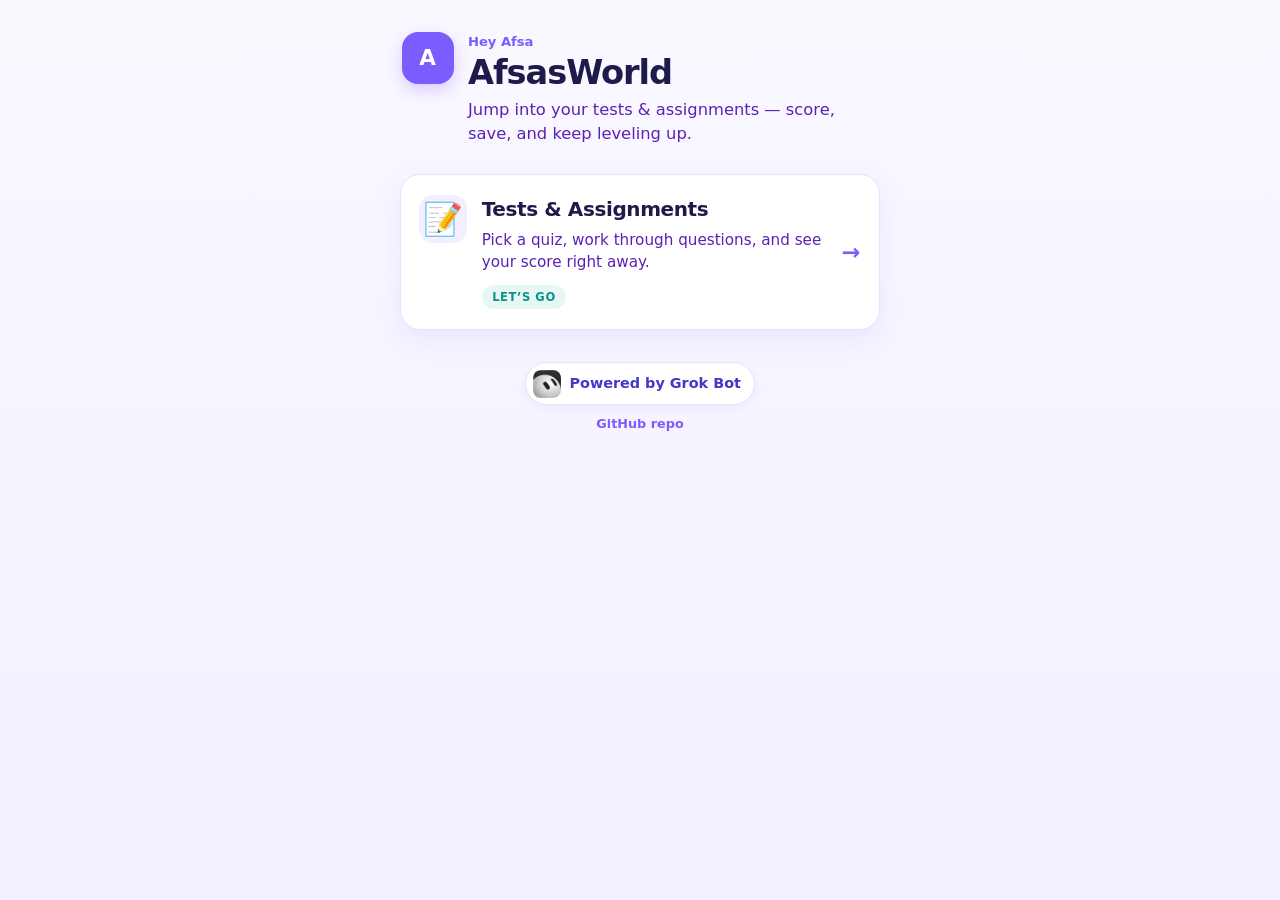
<file: index.html>
<!DOCTYPE html>
<html lang="en">
<head>
  <meta charset="UTF-8" />
  <meta name="viewport" content="width=device-width, initial-scale=1, viewport-fit=cover" />
  <meta name="theme-color" content="#7C5CFF" />
  <meta name="description" content="AfsasWorld — tests and assignments for Afsa." />
  <title>AfsasWorld</title>
  <link rel="stylesheet" href="home.css?v=20260925h" />
</head>
<body>
  <div class="shell">
    <header class="hero">
      <div class="mark" aria-hidden="true">A</div>
      <div>
        <p class="eyebrow">Hey Afsa</p>
        <h1>AfsasWorld</h1>
        <p class="lede">
          Jump into your tests &amp; assignments — score, save, and keep leveling up.
        </p>
      </div>
    </header>

    <section aria-label="Tests and assignments">
      <a class="card feature" href="quiz/?v=20260925h">
        <div class="feature-icon" aria-hidden="true">📝</div>
        <div class="feature-body">
          <h2>Tests &amp; Assignments</h2>
          <p>Pick a quiz, work through questions, and see your score right away.</p>
          <span class="chip live">Let’s go</span>
        </div>
        <span class="go" aria-hidden="true">→</span>
      </a>
    </section>

    <footer class="foot">
      <div class="powered">
        <img class="powered-mark" src="assets/grok-bot-logo.png" width="28" height="28" alt="" />
        <span>Powered by <strong>Grok Bot</strong></span>
      </div>
      <p class="muted"><a href="https://github.com/sabirpatel/AfsasWorld">GitHub repo</a></p>
    </footer>
  </div>
</body>
</html>
</file>
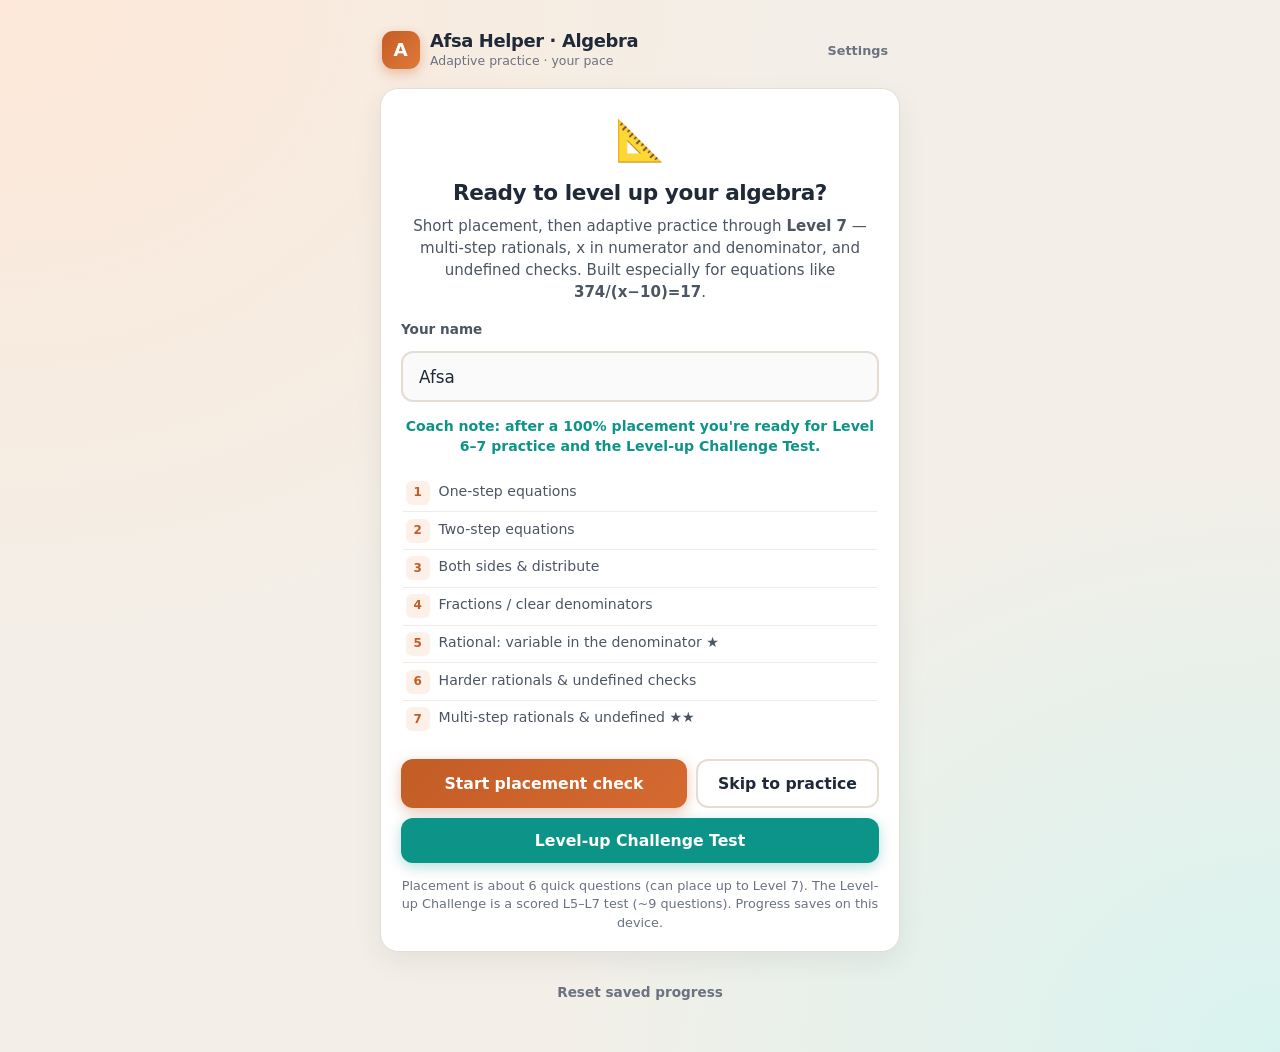
<file: algebra/index.html>
<!DOCTYPE html>
<html lang="en">
<head>
  <meta charset="UTF-8" />
  <meta name="viewport" content="width=device-width, initial-scale=1, viewport-fit=cover" />
  <meta name="theme-color" content="#c45c26" />
  <meta name="description" content="Afsa Helper · Algebra — adaptive practice for middle-school algebra, including rational equations." />
  <title>Afsa Helper · Algebra</title>
  <link rel="stylesheet" href="styles.css?v=20260925l7" />
</head>
<body>
  <div class="app">
    <header class="header">
      <div class="brand">
        <div class="brand-mark" aria-hidden="true">A</div>
        <div>
          <h1>Afsa Helper · Algebra</h1>
          <div class="tagline">Adaptive practice · your pace</div>
        </div>
      </div>
      <div class="header-actions">
        <button type="button" class="btn-ghost settings-btn" id="btn-settings" title="Parent settings">Settings</button>
      </div>
      <div class="stats-bar hidden" id="stats-bar">
        <div class="stat-chip streak" id="stat-streak">🔥 <strong>0</strong></div>
        <div class="stat-chip level" id="stat-level">Level <strong>6</strong>/7</div>
        <div class="stat-chip" id="stat-acc">Accuracy <strong>—</strong></div>
      </div>
    </header>

    <!-- WELCOME -->
    <section id="screen-welcome" class="screen active" aria-label="Welcome">
      <div class="card welcome-hero">
        <div class="welcome-emoji" aria-hidden="true">📐</div>
        <h2>Ready to level up your algebra?</h2>
        <p class="lead">
          Short placement, then adaptive practice through <strong>Level 7</strong> —
          multi-step rationals, x in numerator and denominator, and undefined checks.
          Built especially for equations like <strong>374/(x−10)=17</strong>.
        </p>

        <div class="name-form" style="text-align:left">
          <label for="name-input">Your name</label>
          <input id="name-input" type="text" maxlength="24" value="Afsa" autocomplete="nickname" />
        </div>

        <p id="resume-note" class="hidden" style="margin-top:0.85rem;font-size:0.88rem;color:var(--teal);font-weight:600"></p>

        <ul class="topic-preview" aria-label="Topics you'll practice">
          <li><span class="topic-num">1</span> One-step equations</li>
          <li><span class="topic-num">2</span> Two-step equations</li>
          <li><span class="topic-num">3</span> Both sides &amp; distribute</li>
          <li><span class="topic-num">4</span> Fractions / clear denominators</li>
          <li><span class="topic-num">5</span> Rational: variable in the denominator ★</li>
          <li><span class="topic-num">6</span> Harder rationals &amp; undefined checks</li>
          <li><span class="topic-num">7</span> Multi-step rationals &amp; undefined ★★</li>
        </ul>

        <div class="btn-row">
          <button type="button" class="btn-primary" id="btn-start-placement">Start placement check</button>
          <button type="button" class="btn-secondary" id="btn-skip-practice">Skip to practice</button>
        </div>
        <div class="btn-row" style="margin-top:0.65rem">
          <button type="button" class="btn-teal" id="btn-start-challenge">Level-up Challenge Test</button>
        </div>
        <p style="margin-top:0.85rem;font-size:0.8rem;color:var(--muted)">
          Placement is about 6 quick questions (can place up to Level 7). The Level-up Challenge is a scored L5–L7 test (~9 questions). Progress saves on this device.
        </p>
      </div>
      <div class="footer-actions">
        <button type="button" class="btn-ghost" id="btn-reset">Reset saved progress</button>
      </div>
    </section>

    <!-- PLACEMENT -->
    <section id="screen-placement" class="screen" aria-label="Placement">
      <div class="card">
        <span class="mode-badge placement" id="p-mode-badge">Placement check</span>
        <p class="lead" id="p-greet" style="margin-bottom:0.75rem"></p>

        <div class="progress-wrap">
          <div class="progress-label">
            <span id="p-progress-label">Question 1 of 6</span>
          </div>
          <div class="progress-track"><div class="progress-fill" id="p-progress-fill"></div></div>
        </div>

        <div class="level-dots" id="p-dots" aria-hidden="true"></div>
        <div class="level-names" id="p-level-name"></div>

        <div class="topic-label" id="p-topic"></div>
        <div class="equation-box">
          <div>
            <div class="equation" id="p-equation"></div>
            <div class="excluded-note hidden" id="p-excluded"></div>
          </div>
        </div>

        <label for="p-answer">Solve for x</label>
        <input id="p-answer" class="answer-input" type="text" inputmode="numeric" autocomplete="off" placeholder="e.g. 32" />

        <div class="btn-row" id="p-actions-answer">
          <button type="button" class="btn-primary" id="p-submit">Check answer</button>
        </div>

        <div id="p-feedback" class="feedback" role="status"></div>

        <div class="btn-row hidden" id="p-actions-next">
          <button type="button" class="btn-secondary" id="p-similar">Try a similar one</button>
          <button type="button" class="btn-teal" id="p-next">Next →</button>
        </div>
      </div>
    </section>

    <!-- PRACTICE -->
    <section id="screen-practice" class="screen" aria-label="Practice">
      <div class="card">
        <span class="mode-badge" id="q-mode-badge">Practice</span>
        <p class="lead" id="q-greet" style="margin-bottom:0.75rem"></p>

        <div class="progress-wrap">
          <div class="progress-label">
            <span id="q-progress-label">Question 1 of 10</span>
          </div>
          <div class="progress-track"><div class="progress-fill" id="q-progress-fill"></div></div>
        </div>

        <div class="level-dots" id="q-dots" aria-hidden="true"></div>
        <div class="level-names" id="q-level-name"></div>

        <div class="topic-label" id="q-topic"></div>
        <div class="equation-box">
          <div>
            <div class="equation" id="q-equation"></div>
            <div class="excluded-note hidden" id="q-excluded"></div>
          </div>
        </div>

        <label for="q-answer">Solve for x</label>
        <input id="q-answer" class="answer-input" type="text" inputmode="numeric" autocomplete="off" placeholder="e.g. 32" />

        <div class="btn-row" id="q-actions-answer">
          <button type="button" class="btn-primary" id="q-submit">Check answer</button>
        </div>

        <div id="q-feedback" class="feedback" role="status"></div>

        <div class="btn-row hidden" id="q-actions-next">
          <button type="button" class="btn-secondary" id="q-similar">Try a similar one</button>
          <button type="button" class="btn-teal" id="q-next">Next →</button>
        </div>
      </div>
      <div class="footer-actions">
        <button type="button" class="btn-ghost" id="btn-home">← Back to home</button>
      </div>
    </section>

    <!-- WORKED EXAMPLE (after 2 wrong in a row) -->
    <section id="screen-example" class="screen" aria-label="Worked example">
      <div class="card">
        <h2>Let's look at a worked example</h2>
        <p class="lead">Two tough ones in a row — here's a full walkthrough before the next question.</p>
        <div class="worked-example">
          <h3>Example</h3>
          <div class="eq" id="ex-equation"></div>
          <ol class="steps" id="ex-steps"></ol>
          <p style="margin-top:0.75rem;font-weight:700;color:#0369a1" id="ex-answer"></p>
        </div>
        <div class="btn-row">
          <button type="button" class="btn-primary" id="btn-ex-continue">Back to practice →</button>
        </div>
      </div>
    </section>

    <!-- SUMMARY -->
    <section id="screen-summary" class="screen" aria-label="Summary">
      <div class="card">
        <h2 id="summary-title">Session complete!</h2>
        <p class="lead" id="summary-lead"></p>

        <div class="level-dots" id="sum-dots" aria-hidden="true"></div>
        <div class="level-names" id="sum-level-name"></div>

        <div class="summary-grid">
          <div class="summary-stat">
            <div class="num" id="sum-correct">0/10</div>
            <div class="lbl">Correct</div>
          </div>
          <div class="summary-stat">
            <div class="num" id="sum-accuracy">0%</div>
            <div class="lbl">Accuracy</div>
          </div>
          <div class="summary-stat">
            <div class="num" id="sum-level">3</div>
            <div class="lbl">Level</div>
          </div>
          <div class="summary-stat">
            <div class="num" id="sum-streak">0</div>
            <div class="lbl">Best streak</div>
          </div>
        </div>

        <div id="summary-review"></div>

        <div id="sync-panel" class="sync-panel">
          <p id="sync-status" class="sync-status" role="status"></p>
          <div class="btn-row">
            <button type="button" class="btn-teal" id="btn-sync-session">Save session to AfsasWorld</button>
          </div>
          <p style="margin-top:0.5rem;font-size:0.75rem;color:var(--muted)">Creates a private-to-you progress note as a GitHub Issue labeled <code>afsa-progress</code>.</p>
        </div>

        <div class="btn-row">
          <button type="button" class="btn-primary" id="btn-summary-continue">Continue →</button>
          <button type="button" class="btn-secondary" onclick="document.getElementById('btn-home').click()">Home</button>
        </div>
      </div>
    </section>

    <!-- PARENT SETTINGS / SYNC -->
    <section id="screen-settings" class="screen" aria-label="Parent settings">
      <div class="card">
        <h2>Parent settings</h2>
        <p class="lead">Save Afsa’s practice sessions to AfsasWorld on GitHub so Afsa Helper can review them and suggest next steps.</p>
        <div class="name-form" style="text-align:left">
          <label for="sync-token">GitHub token (stored only on this device)</label>
          <input id="sync-token" type="password" autocomplete="off" placeholder="ghp_… or github_pat_…" />
          <p style="margin-top:0.55rem;font-size:0.78rem;color:var(--muted);line-height:1.45">
            Use a fine-grained token with access to <strong>sabirpatel/AfsasWorld</strong> and
            <strong>Issues: Read and write</strong>. Never commit this token. Afsa does not need to see this screen.
          </p>
        </div>
        <div class="btn-row" style="margin-top:1rem">
          <button type="button" class="btn-primary" id="btn-save-settings">Save settings</button>
          <button type="button" class="btn-secondary" id="btn-clear-token">Clear token</button>
          <button type="button" class="btn-ghost" id="btn-settings-back">← Back</button>
        </div>
        <p id="settings-status" class="sync-status" role="status"></p>
      </div>
    </section>
  </div>

  <script src="app.js?v=20260925l7"></script>
</body>
</html>
</file>
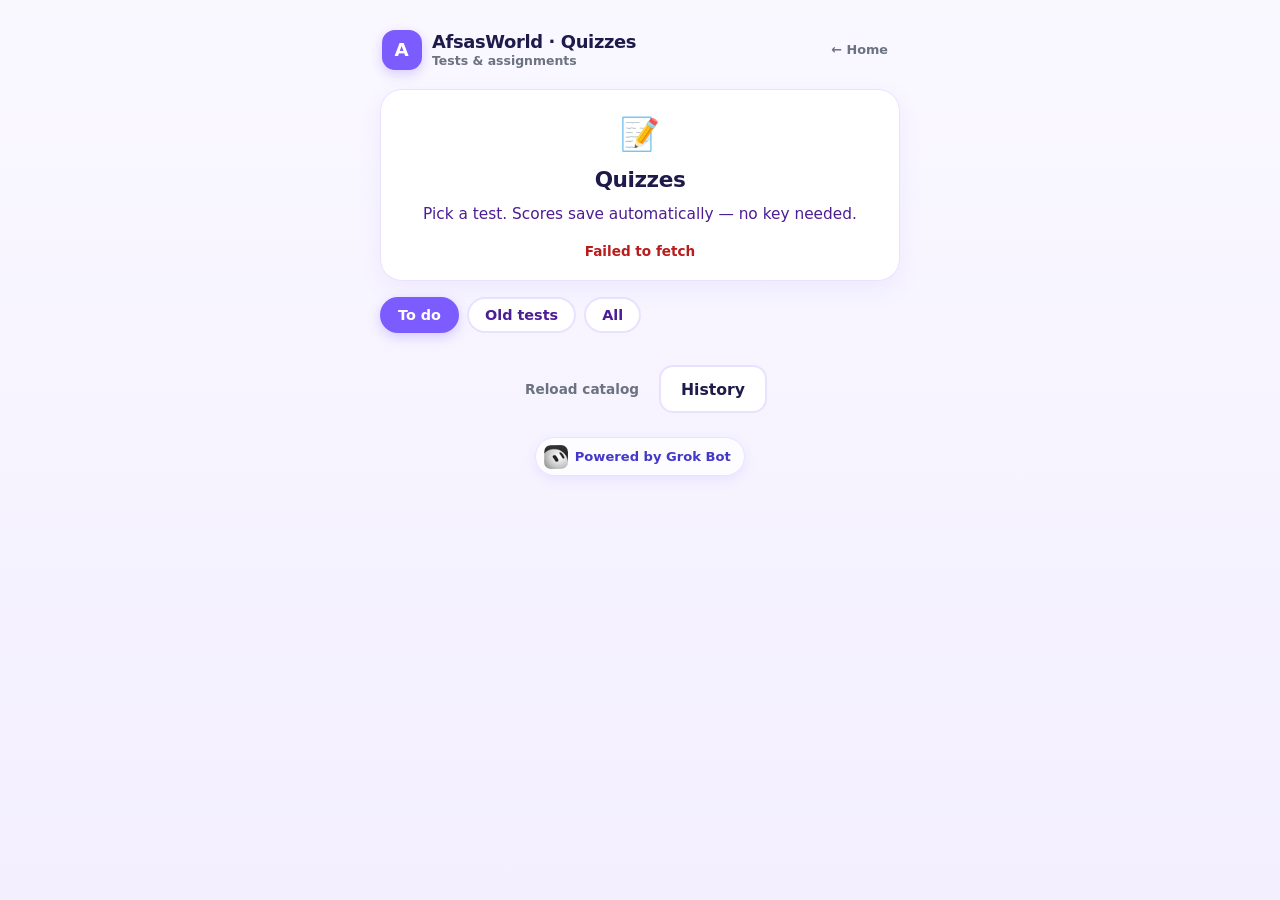
<file: quiz/index.html>
<!DOCTYPE html>
<html lang="en">
<head>
  <meta charset="UTF-8" />
  <meta name="viewport" content="width=device-width, initial-scale=1, viewport-fit=cover" />
  <meta name="theme-color" content="#7C5CFF" />
  <meta name="description" content="AfsasWorld Quizzes — tests and assignments for Afsa." />
  <title>AfsasWorld · Quizzes</title>
  <link rel="stylesheet" href="styles.20260925h.css" />
</head>
<body>
  <div class="app">
    <header class="header">
      <div class="brand">
        <a class="brand-mark" href="../" aria-label="AfsasWorld home">A</a>
        <div>
          <h1>AfsasWorld · Quizzes</h1>
          <div class="tagline">Tests &amp; assignments</div>
        </div>
      </div>
      <div class="header-actions">
        <a class="btn-ghost home-link" href="../">← Home</a>
      </div>
    </header>

    <!-- CATALOG -->
    <section id="screen-catalog" class="screen active" aria-label="Test catalog">
      <div class="card welcome-hero">
        <div class="welcome-emoji" aria-hidden="true">📝</div>
        <h2 id="site-title">Quizzes</h2>
        <p class="lead" id="site-blurb">Pick a test. Scores save automatically — no key needed.</p>
        <p id="catalog-status" class="status-line" role="status">Loading catalog…</p>
      </div>
      <div class="catalog-filter" role="tablist" aria-label="Filter tests">
        <button type="button" class="filter-chip active" role="tab" aria-selected="true" data-filter="todo" id="filter-todo">To do</button>
        <button type="button" class="filter-chip" role="tab" aria-selected="false" data-filter="done" id="filter-done">Old tests</button>
        <button type="button" class="filter-chip" role="tab" aria-selected="false" data-filter="all" id="filter-all">All</button>
      </div>
      <div id="test-list" class="test-list" aria-live="polite"></div>
      <div class="footer-actions">
        <button type="button" class="btn-ghost" id="btn-reload-catalog">Reload catalog</button>
        <button type="button" class="btn-secondary" id="btn-open-history">History</button>
      </div>
    </section>

    <!-- TEST INTRO -->
    <section id="screen-intro" class="screen" aria-label="Test intro">
      <div class="card">
        <span class="mode-badge" id="intro-badge">Test</span>
        <h2 id="intro-name"></h2>
        <p class="meta" id="intro-meta"></p>
        <p class="lead" id="intro-desc"></p>
        <ul class="intro-facts" id="intro-facts"></ul>
        <div class="btn-row">
          <button type="button" class="btn-primary" id="btn-start-test">Start test</button>
          <button type="button" class="btn-secondary" id="btn-intro-back">← All tests</button>
        </div>
      </div>
    </section>

    <!-- QUESTION -->
    <section id="screen-question" class="screen" aria-label="Question">
      <div class="progress-wrap">
        <div class="progress-label">
          <span id="q-progress-label">Question 1 of 1</span>
          <span id="q-points-label"></span>
        </div>
        <div class="progress-track" aria-hidden="true">
          <div class="progress-fill" id="q-progress-fill"></div>
        </div>
      </div>
      <div class="question-layout">
        <div class="card question-card">
          <span class="mode-badge" id="q-type-badge">Question</span>
          <p class="prompt" id="q-prompt"></p>
          <p class="prompt-detail hidden" id="q-prompt-detail"></p>
          <div id="q-answer-area" class="answer-area"></div>
          <div id="q-feedback" class="feedback hidden" role="status"></div>
          <div class="btn-row">
            <button type="button" class="btn-primary" id="btn-check">Check answer</button>
            <button type="button" class="btn-teal hidden" id="btn-next">Next →</button>
          </div>
        </div>

        <aside class="scratch-pad" id="scratch-pad" aria-label="Scratch pad for working out answers">
          <div class="scratch-pad-header">
            <span class="scratch-pad-title">✏️ Scratch pad</span>
            <div class="scratch-tools" role="toolbar" aria-label="Drawing tools">
              <button type="button" class="scratch-swatch active" data-color="#1f2937" title="Black" aria-label="Black pen" style="--swatch:#1f2937"></button>
              <button type="button" class="scratch-swatch" data-color="#2563eb" title="Blue" aria-label="Blue pen" style="--swatch:#2563eb"></button>
              <button type="button" class="scratch-swatch" data-color="#dc2626" title="Red" aria-label="Red pen" style="--swatch:#dc2626"></button>
              <button type="button" class="scratch-swatch" data-color="#16a34a" title="Green" aria-label="Green pen" style="--swatch:#16a34a"></button>
              <button type="button" class="scratch-swatch" data-color="#7c3aed" title="Purple" aria-label="Purple pen" style="--swatch:#7c3aed"></button>
              <button type="button" class="scratch-tool" id="scratch-eraser" data-tool="eraser" title="Eraser" aria-label="Eraser">🧽</button>
              <button type="button" class="scratch-tool scratch-clear" id="scratch-clear" title="Clear pad" aria-label="Clear scratch pad">Clear</button>
            </div>
          </div>
          <div class="scratch-canvas-wrap">
            <canvas id="scratch-canvas" width="600" height="220"></canvas>
          </div>
          <p class="scratch-hint">Draw here — stays on this device.</p>
        </aside>
      </div>
    </section>

    <!-- RESULTS -->
    <section id="screen-results" class="screen" aria-label="Results">
      <div class="card results-card">
        <div class="welcome-emoji" id="results-emoji" aria-hidden="true">🎉</div>
        <h2 id="results-title">Nice work!</h2>
        <p class="score-big" id="results-score"></p>
        <p class="lead" id="results-summary"></p>
        <p id="results-save-status" class="sync-status" role="status"></p>
        <div class="btn-row">
          <button type="button" class="btn-teal hidden" id="btn-retry-save">Retry save</button>
          <button type="button" class="btn-primary hidden" id="btn-retry">Try again</button>
          <button type="button" class="btn-secondary" id="btn-review">Review answers</button>
          <button type="button" class="btn-ghost" id="btn-results-home">← All tests</button>
        </div>
      </div>
      <div id="review-list" class="review-list hidden" aria-label="Answer review"></div>
    </section>

    <!-- HISTORY -->
    <section id="screen-history" class="screen" aria-label="Attempt history">
      <div class="card">
        <h2>Attempt history</h2>
        <p class="lead">Saved attempts (newest first).</p>
        <div class="name-form" style="text-align:left;margin-bottom:0.75rem">
          <label for="history-filter">Filter by test</label>
          <select id="history-filter" class="answer-input" style="cursor:pointer">
            <option value="">All tests</option>
          </select>
        </div>
        <p id="history-status" class="status-line" role="status"></p>
        <div class="btn-row">
          <button type="button" class="btn-ghost" id="btn-history-back">← All tests</button>
          <button type="button" class="btn-secondary" id="btn-history-reload">Reload</button>
        </div>
      </div>
      <div id="history-list" class="test-list" aria-live="polite"></div>
    </section>

    <!-- HISTORY DETAIL -->
    <section id="screen-history-detail" class="screen" aria-label="Attempt detail">
      <div class="card results-card">
        <h2 id="detail-title">Attempt</h2>
        <p class="meta" id="detail-meta"></p>
        <p class="score-big" id="detail-score" style="font-size:1.8rem"></p>
        <p class="lead" id="detail-summary"></p>
        <p id="detail-status" class="sync-status" role="status"></p>
        <div class="btn-row">
          <button type="button" class="btn-ghost" id="btn-detail-back">← History</button>
          <button type="button" class="btn-secondary" id="btn-delete-attempt" style="color:var(--error)">Delete</button>
        </div>
      </div>
      <div id="detail-answers" class="review-list" aria-label="Attempt answers"></div>
    </section>

    <footer class="app-foot">
      <div class="powered">
        <img class="powered-mark" src="../assets/grok-bot-logo.png" width="24" height="24" alt="" />
        <span>Powered by <strong>Grok Bot</strong></span>
      </div>
    </footer>
  </div>

  <script src="app.20260925h.js"></script>
</body>
</html>
</file>
<file: home.css>
:root {
  --bg: #f7f4ff;
  --card: #ffffff;
  --ink: #1e1b4b;
  --ink-soft: #5b21b6;
  --muted: #6b7280;
  --border: #e8e0ff;
  --accent: #7c5cff;
  --accent-soft: #f3efff;
  --teal: #0d9488;
  --teal-soft: #e6f7f5;
  --shadow: 0 10px 28px rgba(124, 92, 255, 0.1);
  --radius: 20px;
  --pad-x: clamp(1.1rem, 4.5vw, 1.75rem);
  --font: "Segoe UI", system-ui, -apple-system, "Nunito", sans-serif;
}

*, *::before, *::after { box-sizing: border-box; margin: 0; padding: 0; }

body {
  font-family: var(--font);
  color: var(--ink);
  min-height: 100dvh;
  line-height: 1.45;
  background: linear-gradient(180deg, #faf8ff 0%, #f3efff 100%);
  padding:
    max(1rem, env(safe-area-inset-top))
    max(var(--pad-x), env(safe-area-inset-right))
    max(1.25rem, env(safe-area-inset-bottom))
    max(var(--pad-x), env(safe-area-inset-left));
}

.shell {
  width: 100%;
  max-width: 480px;
  margin: 0 auto;
  padding: 0.75rem 0 1.75rem;
}

.hero {
  display: flex;
  gap: 0.9rem;
  align-items: flex-start;
  margin-bottom: 1.5rem;
  padding: 0.25rem 0.1rem;
}

.mark {
  flex-shrink: 0;
  width: 52px;
  height: 52px;
  border-radius: 16px;
  background: var(--accent);
  color: white;
  display: grid;
  place-items: center;
  font-weight: 800;
  font-size: 1.35rem;
  box-shadow: 0 6px 16px rgba(124, 92, 255, 0.28);
}

.eyebrow {
  font-size: 0.82rem;
  font-weight: 700;
  color: var(--accent);
  margin-bottom: 0.25rem;
}

.hero h1 {
  font-size: clamp(1.75rem, 6vw, 2.1rem);
  font-weight: 850;
  letter-spacing: -0.03em;
  line-height: 1.1;
  margin-bottom: 0.4rem;
  color: var(--ink);
}

.lede {
  color: var(--ink-soft);
  font-size: 1.02rem;
  max-width: 28rem;
  font-weight: 500;
}

.card {
  background: var(--card);
  border: 1.5px solid var(--border);
  border-radius: var(--radius);
  box-shadow: var(--shadow);
  padding: 1.25rem 1.15rem;
  position: relative;
}

a.feature {
  text-decoration: none;
  color: inherit;
  display: flex;
  align-items: flex-start;
  gap: 0.9rem;
  transition: transform 0.15s, box-shadow 0.15s, border-color 0.15s;
}

a.feature:hover {
  transform: translateY(-2px);
  border-color: #c4b5fd;
  box-shadow: 0 14px 32px rgba(124, 92, 255, 0.16);
}

a.feature:active { transform: scale(0.99); }

.feature-icon {
  font-size: 2rem;
  line-height: 1;
  width: 3rem;
  height: 3rem;
  display: grid;
  place-items: center;
  flex-shrink: 0;
  background: var(--accent-soft);
  border-radius: 14px;
}

.feature-body { flex: 1; min-width: 0; }

.feature h2 {
  font-size: 1.25rem;
  font-weight: 800;
  letter-spacing: -0.02em;
  margin-bottom: 0.35rem;
  color: var(--ink);
}

.feature p {
  font-size: 0.95rem;
  color: var(--ink-soft);
  margin-bottom: 0.65rem;
}

.chip {
  display: inline-block;
  font-size: 0.72rem;
  font-weight: 800;
  text-transform: uppercase;
  letter-spacing: 0.05em;
  padding: 0.25rem 0.65rem;
  border-radius: 999px;
  background: var(--teal-soft);
  color: var(--teal);
}

.go {
  color: var(--accent);
  font-size: 1.4rem;
  font-weight: 800;
  align-self: center;
  flex-shrink: 0;
}

.foot {
  margin-top: 2rem;
  text-align: center;
  font-size: 0.9rem;
  color: var(--ink-soft);
}

.powered {
  display: inline-flex;
  align-items: center;
  gap: 0.5rem;
  padding: 0.4rem 0.8rem 0.4rem 0.45rem;
  background: #fff;
  border: 1.5px solid var(--border);
  border-radius: 999px;
  box-shadow: 0 3px 10px rgba(124, 92, 255, 0.08);
  color: #4338ca;
  font-weight: 600;
}

.powered-mark {
  display: block;
  border-radius: 8px;
}

.foot .muted { margin-top: 0.6rem; color: var(--muted); font-size: 0.8rem; }
.foot a { color: var(--accent); font-weight: 650; text-decoration: none; }
.foot a:hover { text-decoration: underline; }

@media (max-width: 420px) {
  .hero { gap: 0.7rem; }
  .mark { width: 46px; height: 46px; font-size: 1.15rem; border-radius: 14px; }
  .feature-icon { width: 2.7rem; height: 2.7rem; font-size: 1.75rem; }
  .feature h2 { font-size: 1.15rem; }
}
</file>
<file: algebra/styles.css>
/* Afsa Helper · Algebra — warm, modern, middle-school friendly */
:root {
  --bg: #f3efe8;
  --bg-card: #ffffff;
  --ink: #1f2937;
  --ink-soft: #4b5563;
  --muted: #6b7280;
  --border: #e5ddd2;
  --accent: #c45c26;
  --accent-dark: #9a4519;
  --accent-soft: #fdf0e8;
  --teal: #0d9488;
  --teal-soft: #e6f7f5;
  --success: #15803d;
  --success-bg: #ecfdf5;
  --error: #b91c1c;
  --error-bg: #fef2f2;
  --warn: #b45309;
  --warn-bg: #fffbeb;
  --shadow: 0 10px 28px rgba(31, 41, 55, 0.07);
  --radius: 18px;
  --pad-x: clamp(1.1rem, 4.5vw, 1.75rem);
  --font: "Segoe UI", system-ui, -apple-system, sans-serif;
  --mono: "Cascadia Code", "Fira Code", "SF Mono", Consolas, monospace;
}

*, *::before, *::after { box-sizing: border-box; margin: 0; padding: 0; }

html { font-size: 16px; -webkit-text-size-adjust: 100%; }

body {
  font-family: var(--font);
  background:
    radial-gradient(ellipse at top left, #fde8d8 0%, transparent 45%),
    radial-gradient(ellipse at bottom right, #d8f3ef 0%, transparent 40%),
    var(--bg);
  color: var(--ink);
  min-height: 100dvh;
  line-height: 1.45;
  padding:
    max(0.75rem, env(safe-area-inset-top))
    max(var(--pad-x), env(safe-area-inset-right))
    max(1rem, env(safe-area-inset-bottom))
    max(var(--pad-x), env(safe-area-inset-left));
}

.app {
  width: 100%;
  max-width: 520px;
  margin: 0 auto;
  padding: 1rem 0 1.75rem;
}

/* Header */
.header {
  display: flex;
  align-items: center;
  justify-content: space-between;
  gap: 0.65rem;
  margin-bottom: 1rem;
  flex-wrap: wrap;
  padding: 0.15rem 0.1rem;
}

.brand {
  display: flex;
  align-items: center;
  gap: 0.65rem;
}

.brand-mark {
  width: 38px;
  height: 38px;
  border-radius: 11px;
  background: linear-gradient(135deg, var(--accent), #e07a3a);
  color: white;
  display: grid;
  place-items: center;
  font-weight: 800;
  font-size: 1.15rem;
  box-shadow: 0 4px 12px rgba(196, 92, 38, 0.35);
}

.brand h1 {
  font-size: 1.12rem;
  font-weight: 700;
  letter-spacing: -0.02em;
  line-height: 1.2;
}

.brand .tagline {
  font-size: 0.78rem;
  color: var(--muted);
  font-weight: 500;
}

.stats-bar {
  display: flex;
  gap: 0.5rem;
  flex-wrap: wrap;
}

.stat-chip {
  background: var(--bg-card);
  border: 1px solid var(--border);
  border-radius: 999px;
  padding: 0.35rem 0.75rem;
  font-size: 0.78rem;
  font-weight: 600;
  color: var(--ink-soft);
  display: flex;
  align-items: center;
  gap: 0.35rem;
}

.stat-chip strong { color: var(--ink); }

.stat-chip.streak { background: var(--accent-soft); border-color: #f0c9a8; }
.stat-chip.level { background: var(--teal-soft); border-color: #a7e0d9; }

/* Screens */
.screen { display: none; animation: fadeIn 0.28s ease; }
.screen.active { display: block; }

@keyframes fadeIn {
  from { opacity: 0; transform: translateY(6px); }
  to { opacity: 1; transform: none; }
}

.card {
  background: var(--bg-card);
  border: 1px solid var(--border);
  border-radius: var(--radius);
  padding: 1.35rem 1.25rem;
  box-shadow: var(--shadow);
}

.card h2 {
  font-size: 1.35rem;
  font-weight: 700;
  letter-spacing: -0.02em;
  margin-bottom: 0.5rem;
}

.card .lead {
  color: var(--ink-soft);
  margin-bottom: 1rem;
  font-size: 0.94rem;
}

/* Welcome */
.welcome-hero {
  text-align: center;
  padding: 1.35rem 1.25rem 1.15rem;
}

.welcome-emoji {
  font-size: 2.5rem;
  margin-bottom: 0.5rem;
}

.name-form {
  display: flex;
  flex-direction: column;
  gap: 0.75rem;
  margin-top: 1rem;
}

label {
  font-size: 0.85rem;
  font-weight: 600;
  color: var(--ink-soft);
}

input[type="text"],
input[type="number"] {
  width: 100%;
  padding: 0.85rem 1rem;
  border: 2px solid var(--border);
  border-radius: 12px;
  font-size: 1.05rem;
  font-family: inherit;
  background: #fafafa;
  color: var(--ink);
  transition: border-color 0.15s, box-shadow 0.15s;
}

input[type="text"]:focus,
input[type="number"]:focus {
  outline: none;
  border-color: var(--accent);
  box-shadow: 0 0 0 3px rgba(196, 92, 38, 0.18);
  background: white;
}

.answer-input {
  font-family: var(--mono);
  font-size: 1.25rem;
  text-align: center;
  letter-spacing: 0.02em;
}

/* Buttons */
.btn-row {
  display: flex;
  gap: 0.55rem;
  flex-wrap: wrap;
  margin-top: 1rem;
}

button, .btn {
  appearance: none;
  border: none;
  cursor: pointer;
  font-family: inherit;
  font-weight: 650;
  font-size: 0.98rem;
  border-radius: 12px;
  padding: 0.8rem 1.25rem;
  transition: transform 0.12s, box-shadow 0.12s, background 0.12s;
  display: inline-flex;
  align-items: center;
  justify-content: center;
  gap: 0.4rem;
}

button:active { transform: scale(0.97); }
button:disabled { opacity: 0.5; cursor: not-allowed; transform: none; }

.btn-primary {
  background: linear-gradient(135deg, var(--accent), #d46a30);
  color: white;
  box-shadow: 0 4px 14px rgba(196, 92, 38, 0.35);
  flex: 1;
  min-width: 140px;
}

.btn-primary:hover:not(:disabled) {
  background: linear-gradient(135deg, var(--accent-dark), var(--accent));
}

.btn-secondary {
  background: white;
  color: var(--ink);
  border: 2px solid var(--border);
}

.btn-secondary:hover:not(:disabled) {
  border-color: #cfc5b6;
  background: #faf8f5;
}

.btn-ghost {
  background: transparent;
  color: var(--muted);
  padding: 0.5rem 0.75rem;
  font-size: 0.85rem;
  font-weight: 600;
}

.btn-ghost:hover { color: var(--ink); }

.btn-teal {
  background: var(--teal);
  color: white;
  box-shadow: 0 4px 14px rgba(13, 148, 136, 0.3);
  flex: 1;
}

.btn-teal:hover:not(:disabled) { background: #0f766e; }

/* Progress */
.progress-wrap {
  margin-bottom: 1.25rem;
}

.progress-label {
  display: flex;
  justify-content: space-between;
  font-size: 0.8rem;
  font-weight: 600;
  color: var(--muted);
  margin-bottom: 0.4rem;
}

.progress-track {
  height: 8px;
  background: #ebe4da;
  border-radius: 999px;
  overflow: hidden;
}

.progress-fill {
  height: 100%;
  background: linear-gradient(90deg, var(--accent), #e07a3a);
  border-radius: 999px;
  transition: width 0.35s ease;
  width: 0%;
}

.mode-badge {
  display: inline-block;
  font-size: 0.72rem;
  font-weight: 700;
  text-transform: uppercase;
  letter-spacing: 0.06em;
  padding: 0.25rem 0.6rem;
  border-radius: 999px;
  background: var(--teal-soft);
  color: var(--teal);
  margin-bottom: 0.75rem;
}

.mode-badge.placement {
  background: #efe8ff;
  color: #6d28d9;
}

.mode-badge.challenge {
  background: #fff1e6;
  color: #c45c26;
}

.topic-label {
  font-size: 0.85rem;
  color: var(--muted);
  font-weight: 600;
  margin-bottom: 0.65rem;
}

/* Equation display */
.equation-box {
  background: linear-gradient(180deg, #faf8f5, #f3efe8);
  border: 1px solid var(--border);
  border-radius: 14px;
  padding: 1.35rem 1rem;
  text-align: center;
  margin: 0.75rem 0 1.25rem;
  min-height: 88px;
  display: flex;
  align-items: center;
  justify-content: center;
}

.equation {
  font-family: var(--mono);
  font-size: clamp(1.35rem, 5vw, 1.85rem);
  font-weight: 650;
  color: var(--ink);
  letter-spacing: 0.01em;
  word-break: break-word;
}

.excluded-note {
  font-size: 0.8rem;
  color: var(--warn);
  margin-top: 0.5rem;
  font-weight: 600;
}

/* Feedback */
.feedback {
  border-radius: 12px;
  padding: 1rem 1.1rem;
  margin-top: 1rem;
  display: none;
}

.feedback.show { display: block; animation: fadeIn 0.25s ease; }

.feedback.correct {
  background: var(--success-bg);
  border: 1px solid #bbf7d0;
  color: var(--success);
}

.feedback.incorrect {
  background: var(--error-bg);
  border: 1px solid #fecaca;
  color: var(--error);
}

.feedback.undefined {
  background: var(--warn-bg);
  border: 1px solid #fde68a;
  color: var(--warn);
}

.feedback-title {
  font-weight: 750;
  font-size: 1.05rem;
  margin-bottom: 0.35rem;
  display: flex;
  align-items: center;
  gap: 0.4rem;
}

.feedback p { font-size: 0.92rem; line-height: 1.55; }

.steps {
  margin-top: 0.75rem;
  padding-left: 0;
  list-style: none;
  counter-reset: step;
}

.steps li {
  counter-increment: step;
  position: relative;
  padding: 0.45rem 0 0.45rem 2rem;
  font-size: 0.9rem;
  color: var(--ink);
  border-top: 1px solid rgba(0,0,0,0.06);
}

.steps li:first-child { border-top: none; }

.steps li::before {
  content: counter(step);
  position: absolute;
  left: 0;
  top: 0.45rem;
  width: 1.4rem;
  height: 1.4rem;
  border-radius: 50%;
  background: rgba(0,0,0,0.07);
  display: grid;
  place-items: center;
  font-size: 0.75rem;
  font-weight: 700;
  color: var(--ink-soft);
}

.feedback.correct .steps li::before { background: #bbf7d0; color: var(--success); }
.feedback.incorrect .steps li::before { background: #fecaca; color: var(--error); }

.encouragement {
  margin-top: 0.65rem;
  font-size: 0.88rem;
  font-weight: 600;
  opacity: 0.9;
}

/* Level indicator dots */
.level-dots {
  display: flex;
  gap: 0.35rem;
  justify-content: center;
  margin: 0.75rem 0 0.25rem;
}

.level-dot {
  width: 10px;
  height: 10px;
  border-radius: 50%;
  background: #ddd5c8;
  transition: background 0.2s, transform 0.2s;
}

.level-dot.on {
  background: var(--teal);
  transform: scale(1.15);
}

.level-dot.current {
  background: var(--accent);
  box-shadow: 0 0 0 3px rgba(196, 92, 38, 0.25);
}

.level-names {
  text-align: center;
  font-size: 0.78rem;
  color: var(--muted);
  margin-bottom: 0.5rem;
}

/* Summary */
.summary-grid {
  display: grid;
  grid-template-columns: 1fr 1fr;
  gap: 0.75rem;
  margin: 1.25rem 0;
}

.summary-stat {
  background: #faf8f5;
  border: 1px solid var(--border);
  border-radius: 12px;
  padding: 0.9rem;
  text-align: center;
}

.summary-stat .num {
  font-size: 1.6rem;
  font-weight: 800;
  color: var(--accent);
  letter-spacing: -0.02em;
}

.summary-stat .lbl {
  font-size: 0.75rem;
  font-weight: 600;
  color: var(--muted);
  text-transform: uppercase;
  letter-spacing: 0.04em;
}

.review-box {
  background: var(--warn-bg);
  border: 1px solid #fde68a;
  border-radius: 12px;
  padding: 0.9rem 1rem;
  margin: 1rem 0;
}

.review-box h3 {
  font-size: 0.9rem;
  color: var(--warn);
  margin-bottom: 0.35rem;
}

.review-box ul {
  margin-left: 1.1rem;
  font-size: 0.88rem;
  color: var(--ink);
}

.review-box li { margin: 0.2rem 0; }

.worked-example {
  background: #f0f9ff;
  border: 1px solid #bae6fd;
  border-radius: 12px;
  padding: 1rem;
  margin: 1rem 0;
}

.worked-example h3 {
  font-size: 0.9rem;
  color: #0369a1;
  margin-bottom: 0.5rem;
}

.worked-example .eq {
  font-family: var(--mono);
  font-weight: 650;
  font-size: 1.1rem;
  text-align: center;
  margin: 0.5rem 0 0.75rem;
}

/* Topic list (welcome) */
.topic-preview {
  margin: 0.75rem 0 0.25rem;
  padding: 0.35rem 0.15rem;
  list-style: none;
  text-align: left;
}

.topic-preview li {
  display: flex;
  align-items: flex-start;
  gap: 0.55rem;
  padding: 0.4rem 0.15rem;
  font-size: 0.88rem;
  color: var(--ink-soft);
  border-bottom: 1px solid #f0ebe3;
}

.topic-preview li:last-child { border-bottom: none; }

.topic-num {
  flex-shrink: 0;
  width: 1.5rem;
  height: 1.5rem;
  border-radius: 6px;
  background: var(--accent-soft);
  color: var(--accent);
  font-size: 0.75rem;
  font-weight: 750;
  display: grid;
  place-items: center;
}

/* Footer / settings */
.footer-actions {
  margin-top: 1.5rem;
  text-align: center;
}

.hidden { display: none !important; }

.sr-only {
  position: absolute;
  width: 1px;
  height: 1px;
  padding: 0;
  margin: -1px;
  overflow: hidden;
  clip: rect(0,0,0,0);
  border: 0;
}

/* Confidence buttons (optional quick/slow) */
.confidence-row {
  display: flex;
  gap: 0.5rem;
  margin-top: 0.75rem;
}

.confidence-row button {
  flex: 1;
  padding: 0.55rem;
  font-size: 0.82rem;
  background: #f5f1eb;
  border: 1px solid var(--border);
  color: var(--ink-soft);
}

.confidence-row button.selected {
  background: var(--teal-soft);
  border-color: var(--teal);
  color: var(--teal);
}

@media (max-width: 420px) {
  .app { padding: 0.65rem 0 1.5rem; }
  .card,
  .welcome-hero { padding: 1.15rem 1.05rem; }
  .summary-grid { grid-template-columns: 1fr 1fr; }
  .header { flex-direction: column; align-items: flex-start; }
  .brand h1 { font-size: 1.08rem; }
}


/* Sync / settings */
.header-actions { margin-left: auto; }
.settings-btn { font-size: 0.8rem; padding: 0.35rem 0.65rem; }
.sync-panel {
  margin: 1rem 0 0.5rem;
  padding: 0.85rem 1rem;
  border-radius: 12px;
  background: #f0f9ff;
  border: 1px solid #bae6fd;
}
.sync-status {
  font-size: 0.85rem;
  margin: 0.5rem 0;
  color: var(--ink-soft);
  min-height: 1.2em;
}
.sync-status.ok { color: var(--success, #15803d); font-weight: 600; }
.sync-status.err { color: #b91c1c; font-weight: 600; }
.sync-status.pending { color: #0369a1; }
</file>
<file: quiz/styles.20260925h.css>
/* AfsasWorld Quizzes — simple kid-friendly theme + fixed-height scratch pad */
:root {
  --bg: #f4f0ff;
  --bg-card: #ffffff;
  --ink: #1e1b4b;
  --ink-soft: #4c1d95;
  --muted: #6b7280;
  --border: #e9e2ff;
  --accent: #7c5cff;
  --accent-dark: #5b21b6;
  --accent-soft: #f3efff;
  --teal: #0d9488;
  --teal-soft: #e6f7f5;
  --success: #15803d;
  --success-bg: #ecfdf5;
  --error: #b91c1c;
  --error-bg: #fef2f2;
  --warn: #b45309;
  --warn-bg: #fffbeb;
  --shadow: 0 8px 24px rgba(124, 92, 255, 0.08);
  --radius: 22px;
  --pad-x: clamp(1.1rem, 4.5vw, 1.75rem);
  --font: "Segoe UI", system-ui, -apple-system, "Nunito", sans-serif;
  --mono: "Cascadia Code", "Fira Code", "SF Mono", Consolas, monospace;
}

*, *::before, *::after { box-sizing: border-box; margin: 0; padding: 0; }

html { font-size: 16px; -webkit-text-size-adjust: 100%; }

body {
  font-family: var(--font);
  background: linear-gradient(180deg, #faf8ff 0%, #f3efff 100%);
  color: var(--ink);
  min-height: 100dvh;
  line-height: 1.45;
  padding:
    max(0.75rem, env(safe-area-inset-top))
    max(var(--pad-x), env(safe-area-inset-right))
    max(1rem, env(safe-area-inset-bottom))
    max(var(--pad-x), env(safe-area-inset-left));
}

.app {
  width: 100%;
  max-width: 520px;
  margin: 0 auto;
  padding: 1rem 0 1.75rem;
  transition: max-width 0.2s ease;
}

.app:has(#screen-question.active) {
  max-width: 980px;
}

.header {
  display: flex;
  align-items: center;
  justify-content: space-between;
  gap: 0.65rem;
  margin-bottom: 1rem;
  flex-wrap: wrap;
  padding: 0.15rem 0.1rem;
}

.brand {
  display: flex;
  align-items: center;
  gap: 0.65rem;
}

.brand-mark {
  width: 40px;
  height: 40px;
  border-radius: 13px;
  background: var(--accent);
  color: white;
  display: grid;
  place-items: center;
  font-weight: 800;
  font-size: 1.15rem;
  box-shadow: 0 4px 12px rgba(124, 92, 255, 0.28);
  text-decoration: none;
}

.brand h1 {
  font-size: 1.12rem;
  font-weight: 750;
  letter-spacing: -0.02em;
  line-height: 1.2;
}

.brand .tagline {
  font-size: 0.78rem;
  color: var(--muted);
  font-weight: 600;
}

.header-actions {
  display: flex;
  align-items: center;
  gap: 0.25rem;
}

.screen { display: none; animation: fadeIn 0.28s ease; }
.screen.active { display: block; }

@keyframes fadeIn {
  from { opacity: 0; transform: translateY(6px); }
  to { opacity: 1; transform: none; }
}

.card {
  background: var(--bg-card);
  border: 1.5px solid var(--border);
  border-radius: var(--radius);
  padding: 1.25rem 1.15rem;
  box-shadow: var(--shadow);
}

.card h2 {
  font-size: 1.35rem;
  font-weight: 800;
  letter-spacing: -0.02em;
  margin-bottom: 0.5rem;
}

.card .lead {
  color: var(--ink-soft);
  margin-bottom: 1rem;
  font-size: 0.96rem;
}

.welcome-hero { text-align: center; padding: 1.35rem 1.25rem 1.15rem; }
.welcome-emoji { font-size: 2rem; margin-bottom: 0.4rem; }

.status-line {
  font-size: 0.85rem;
  color: var(--muted);
  font-weight: 600;
  margin-top: 0.5rem;
}
.status-line.err { color: var(--error); }
.status-line.ok { color: var(--teal); }

.catalog-filter {
  display: flex;
  flex-wrap: wrap;
  gap: 0.5rem;
  margin: 1rem 0 0.25rem;
}

.filter-chip {
  font-family: inherit;
  font-size: 0.9rem;
  font-weight: 700;
  padding: 0.5rem 1rem;
  border-radius: 999px;
  border: 2px solid var(--border);
  background: #fff;
  color: var(--ink-soft);
  cursor: pointer;
  min-width: 0;
  transition: background 0.12s, border-color 0.12s, color 0.12s;
}

.filter-chip:hover {
  border-color: #c4b5fd;
  color: var(--ink);
}

.filter-chip.active {
  background: var(--accent);
  border-color: var(--accent);
  color: #fff;
  box-shadow: 0 4px 12px rgba(124, 92, 255, 0.28);
}

.test-card .chip.score {
  background: var(--teal-soft);
  color: var(--teal);
}

.test-list-empty {
  text-align: center;
  color: var(--muted);
  font-size: 0.98rem;
  padding: 1.25rem 0.75rem;
  background: rgba(255,255,255,0.65);
  border: 1.5px dashed var(--border);
  border-radius: 16px;
}

.test-list {
  display: flex;
  flex-direction: column;
  gap: 1rem;
  margin-top: 1rem;
}

.test-card {
  /* Explicit column flex — WebKit buttons default to row and crush the text */
  display: flex;
  flex-direction: column;
  align-items: stretch;
  gap: 0.65rem;
  background: var(--bg-card);
  border: 2px solid var(--border);
  border-radius: 20px;
  box-shadow: var(--shadow);
  padding: 1.35rem 1.35rem 1.25rem;
  text-align: left;
  cursor: pointer;
  transition: transform 0.12s, box-shadow 0.12s, border-color 0.12s;
  width: 100%;
  font-family: inherit;
  color: inherit;
  position: relative;
  min-height: 7.5rem;
}

.test-card:hover {
  transform: translateY(-2px);
  border-color: #c4b5fd;
  box-shadow: 0 14px 34px rgba(124, 92, 255, 0.16);
}

.test-card:active { transform: scale(0.99); }

.test-card-top {
  display: flex;
  align-items: flex-start;
  justify-content: space-between;
  gap: 0.85rem;
}

.test-card-main {
  flex: 1;
  min-width: 0;
}

.test-card .meta {
  font-size: 0.8rem;
  font-weight: 700;
  color: var(--teal);
  letter-spacing: 0.02em;
  text-transform: none;
  margin: 0 0 0.35rem;
  line-height: 1.3;
  white-space: nowrap;
  overflow: hidden;
  text-overflow: ellipsis;
}

.test-card h3 {
  font-size: 1.35rem;
  font-weight: 800;
  letter-spacing: -0.03em;
  line-height: 1.25;
  margin: 0;
  color: var(--ink);
  word-wrap: break-word;
}

.test-card-desc {
  font-size: 1rem;
  line-height: 1.45;
  color: var(--ink-soft);
  margin: 0;
  padding-right: 1.5rem;
  max-width: 36rem;
}

.chip-row-right {
  display: flex;
  flex-direction: column;
  align-items: flex-end;
  gap: 0.35rem;
  flex-shrink: 0;
}

.test-card .chip.qcount {
  flex-shrink: 0;
  align-self: flex-start;
  margin-top: 0.15rem;
  background: var(--accent-soft);
  color: var(--accent-dark);
  font-size: 0.75rem;
  font-weight: 750;
  text-transform: none;
  letter-spacing: 0;
  padding: 0.35rem 0.7rem;
  white-space: nowrap;
}

.test-card-go {
  position: absolute;
  right: 1.15rem;
  bottom: 1.1rem;
  color: var(--accent);
  font-size: 1.25rem;
  font-weight: 700;
  opacity: 0.85;
}

.chip {
  display: inline-block;
  font-size: 0.75rem;
  font-weight: 750;
  letter-spacing: 0.02em;
  padding: 0.28rem 0.65rem;
  border-radius: 999px;
  background: #f3e8ff;
  color: #6b7280;
}

.chip.live {
  background: var(--teal-soft);
  color: var(--teal);
}

.meta {
  font-size: 0.8rem;
  font-weight: 750;
  color: var(--teal);
  text-transform: uppercase;
  letter-spacing: 0.04em;
  margin-bottom: 0.55rem;
}

.intro-facts {
  list-style: none;
  margin: 0.75rem 0 0;
  display: flex;
  flex-direction: column;
  gap: 0.45rem;
}

.intro-facts li {
  font-size: 0.9rem;
  color: var(--ink-soft);
  padding: 0.55rem 0.75rem;
  background: var(--accent-soft);
  border-radius: 12px;
  border: 1.5px solid #ddd6fe;
}

.name-form {
  display: flex;
  flex-direction: column;
  gap: 0.55rem;
  margin-top: 1rem;
}

label {
  font-size: 0.85rem;
  font-weight: 650;
  color: var(--ink-soft);
}

input[type="text"],
input[type="number"],
input[type="password"],
select.answer-input {
  width: 100%;
  padding: 0.85rem 1rem;
  border: 2px solid var(--border);
  border-radius: 14px;
  font-size: 1.05rem;
  font-family: inherit;
  background: #faf8ff;
  color: var(--ink);
  transition: border-color 0.15s, box-shadow 0.15s;
}

input[type="text"]:focus,
input[type="number"]:focus,
input[type="password"]:focus,
select.answer-input:focus {
  outline: none;
  border-color: var(--accent);
  box-shadow: 0 0 0 3px rgba(124, 92, 255, 0.2);
  background: white;
}

.answer-input {
  font-family: var(--mono);
  font-size: 1.25rem;
  text-align: center;
  letter-spacing: 0.02em;
}

.hint-text {
  margin-top: 0.55rem;
  font-size: 0.78rem;
  color: var(--muted);
  line-height: 1.45;
}

.btn-row {
  display: flex;
  gap: 0.55rem;
  flex-wrap: wrap;
  margin-top: 1rem;
}

button, .btn {
  appearance: none;
  border: none;
  cursor: pointer;
  font-family: inherit;
  font-weight: 700;
  font-size: 0.98rem;
  border-radius: 14px;
  padding: 0.8rem 1.25rem;
  transition: transform 0.12s, box-shadow 0.12s, background 0.12s;
  display: inline-flex;
  align-items: center;
  justify-content: center;
  gap: 0.4rem;
}

button:active { transform: scale(0.97); }
button:disabled { opacity: 0.5; cursor: not-allowed; transform: none; }

.btn-primary {
  background: linear-gradient(135deg, #7c5cff, #5b8cff);
  color: white;
  box-shadow: 0 6px 16px rgba(124, 92, 255, 0.35);
  flex: 1;
  min-width: 140px;
}

.btn-primary:hover:not(:disabled) {
  background: linear-gradient(135deg, var(--accent-dark), #7c5cff);
}

.btn-secondary {
  background: white;
  color: var(--ink);
  border: 2px solid var(--border);
}

.btn-secondary:hover:not(:disabled) {
  border-color: #c4b5fd;
  background: #faf8ff;
}

.btn-ghost {
  background: transparent;
  color: var(--muted);
  padding: 0.5rem 0.75rem;
  font-size: 0.85rem;
  font-weight: 650;
  text-decoration: none;
}

.btn-ghost:hover { color: var(--ink); }

.btn-teal {
  background: var(--teal);
  color: white;
  box-shadow: 0 4px 14px rgba(13, 148, 136, 0.3);
  flex: 1;
}

.btn-teal:hover:not(:disabled) { background: #0f766e; }

.settings-btn { font-size: 0.8rem; padding: 0.35rem 0.65rem; }
.home-link { font-size: 0.8rem; padding: 0.35rem 0.65rem; }

.footer-actions {
  display: flex;
  flex-wrap: wrap;
  gap: 0.5rem;
  justify-content: center;
  margin-top: 1rem;
}

.progress-wrap { margin-bottom: 1.1rem; }

.progress-label {
  display: flex;
  justify-content: space-between;
  font-size: 0.8rem;
  font-weight: 650;
  color: var(--muted);
  margin-bottom: 0.4rem;
}

.progress-track {
  height: 10px;
  background: #ebe4ff;
  border-radius: 999px;
  overflow: hidden;
}

.progress-fill {
  height: 100%;
  background: linear-gradient(90deg, #7c5cff, #22c7a9);
  border-radius: 999px;
  transition: width 0.35s ease;
  width: 0%;
}

.mode-badge {
  display: inline-block;
  font-size: 0.72rem;
  font-weight: 750;
  text-transform: uppercase;
  letter-spacing: 0.06em;
  padding: 0.25rem 0.65rem;
  border-radius: 999px;
  background: var(--teal-soft);
  color: var(--teal);
  margin-bottom: 0.75rem;
}

.prompt {
  font-size: 1.15rem;
  font-weight: 700;
  letter-spacing: -0.01em;
  margin-bottom: 0.65rem;
  line-height: 1.4;
}

.prompt-detail {
  font-family: var(--mono);
  font-size: 1.05rem;
  background: #faf8ff;
  border: 1.5px solid var(--border);
  border-radius: 12px;
  padding: 0.65rem 0.85rem;
  margin-bottom: 1rem;
  color: var(--ink);
}

.answer-area { margin-top: 0.5rem; }

.choice-list {
  display: flex;
  flex-direction: column;
  gap: 0.55rem;
}

.choice-btn {
  width: 100%;
  text-align: left;
  background: #faf8ff;
  border: 2px solid var(--border);
  color: var(--ink);
  border-radius: 14px;
  padding: 0.85rem 1rem;
  font-weight: 650;
  font-size: 0.98rem;
}

.choice-btn:hover:not(:disabled) {
  border-color: #c4b5fd;
  background: var(--accent-soft);
}

.choice-btn.selected {
  border-color: var(--accent);
  background: var(--accent-soft);
  box-shadow: 0 0 0 2px rgba(124, 92, 255, 0.18);
}

.choice-btn.correct {
  border-color: var(--success);
  background: var(--success-bg);
}

.choice-btn.wrong {
  border-color: var(--error);
  background: var(--error-bg);
}

.tf-row {
  display: grid;
  grid-template-columns: 1fr 1fr;
  gap: 0.55rem;
}

.feedback {
  margin-top: 1rem;
  padding: 0.85rem 1rem;
  border-radius: 14px;
  font-size: 0.92rem;
  line-height: 1.45;
}

.feedback.ok {
  background: var(--success-bg);
  color: var(--success);
  border: 1px solid #bbf7d0;
}

.feedback.err {
  background: var(--error-bg);
  color: var(--error);
  border: 1px solid #fecaca;
}

.feedback .hint,
.feedback .explain {
  margin-top: 0.45rem;
  color: var(--ink-soft);
  font-weight: 500;
}

.results-card { text-align: center; }

.score-big {
  font-size: 2.5rem;
  font-weight: 850;
  letter-spacing: -0.03em;
  color: var(--accent);
  margin: 0.35rem 0 0.5rem;
}

.review-list {
  margin-top: 0.85rem;
  display: flex;
  flex-direction: column;
  gap: 0.65rem;
}

.review-item {
  background: var(--bg-card);
  border: 2px solid var(--border);
  border-radius: var(--radius);
  padding: 1rem 1.05rem;
  box-shadow: var(--shadow);
}

.review-item .ri-head {
  display: flex;
  justify-content: space-between;
  gap: 0.5rem;
  align-items: center;
  margin-bottom: 0.4rem;
}

.review-item .ri-num {
  font-size: 0.75rem;
  font-weight: 750;
  text-transform: uppercase;
  letter-spacing: 0.05em;
  color: var(--muted);
}

.review-item .ri-mark {
  font-size: 0.75rem;
  font-weight: 750;
  text-transform: uppercase;
  letter-spacing: 0.05em;
  padding: 0.2rem 0.5rem;
  border-radius: 999px;
}

.review-item .ri-mark.ok {
  background: var(--success-bg);
  color: var(--success);
}

.review-item .ri-mark.err {
  background: var(--error-bg);
  color: var(--error);
}

.review-item .ri-prompt {
  font-weight: 650;
  margin-bottom: 0.35rem;
}

.review-item .ri-line {
  font-size: 0.88rem;
  color: var(--ink-soft);
}

.review-item .ri-explain {
  margin-top: 0.45rem;
  font-size: 0.85rem;
  color: var(--muted);
}

.sync-status {
  margin-top: 0.85rem;
  font-size: 0.85rem;
  font-weight: 650;
  color: var(--muted);
  min-height: 1.2em;
}

.sync-status.ok { color: var(--teal); }
.sync-status.err { color: var(--error); }

.history-card {
  display: block;
  width: 100%;
  text-align: left;
  background: var(--bg-card);
  border: 2px solid var(--border);
  border-radius: var(--radius);
  padding: 1rem 1.05rem;
  box-shadow: var(--shadow);
  cursor: pointer;
  font: inherit;
  color: inherit;
  transition: border-color 0.15s, transform 0.12s;
}
.history-card:hover {
  border-color: #c4b5fd;
  transform: translateY(-1px);
}
.history-card .meta {
  font-size: 0.78rem;
  color: var(--muted);
  font-weight: 650;
  margin-bottom: 0.25rem;
}
.history-card h3 {
  font-size: 1.05rem;
  font-weight: 750;
  margin-bottom: 0.45rem;
  letter-spacing: -0.01em;
}
.chip.pass {
  background: var(--success-bg);
  color: var(--success);
}
.chip.fail {
  background: var(--error-bg);
  color: var(--error);
}
#history-filter.answer-input {
  width: 100%;
  appearance: auto;
  text-align: left;
  font-family: inherit;
  font-size: 1rem;
}

/* —— Scratch pad —— */
.question-layout {
  display: flex;
  flex-direction: column;
  gap: 0.9rem;
}

.scratch-pad {
  background: var(--bg-card);
  border: 1.5px solid var(--border);
  border-radius: var(--radius);
  box-shadow: var(--shadow);
  padding: 0.75rem 0.85rem 0.65rem;
  display: flex;
  flex-direction: column;
}

.scratch-pad-header {
  display: flex;
  flex-wrap: wrap;
  align-items: center;
  justify-content: space-between;
  gap: 0.55rem;
  margin-bottom: 0.55rem;
}

.scratch-pad-title {
  font-size: 0.92rem;
  font-weight: 800;
  color: var(--ink);
}

.scratch-tools {
  display: flex;
  flex-wrap: wrap;
  align-items: center;
  gap: 0.35rem;
}

.scratch-swatch {
  width: 28px;
  height: 28px;
  border-radius: 50%;
  padding: 0;
  border: 2px solid #fff;
  background: var(--swatch, #1f2937);
  box-shadow: 0 0 0 2px #d4d4d8;
  min-width: 0;
}

.scratch-swatch.active {
  box-shadow: 0 0 0 2px var(--accent), 0 0 0 4px rgba(124, 92, 255, 0.25);
  transform: scale(1.08);
}

.scratch-tool {
  font-size: 0.78rem;
  font-weight: 750;
  padding: 0.35rem 0.55rem;
  border-radius: 999px;
  background: #f3e8ff;
  color: var(--ink);
  border: 2px solid transparent;
  min-width: 0;
}

.scratch-tool.active {
  border-color: var(--accent);
  background: var(--accent-soft);
}

.scratch-clear {
  background: #fee2e2;
  color: #b91c1c;
}

.scratch-canvas-wrap {
  flex: none;
  height: 220px;
  border-radius: 14px;
  border: 1.5px dashed #c4b5fd;
  background:
    linear-gradient(90deg, rgba(124, 92, 255, 0.035) 1px, transparent 1px) 0 0 / 24px 24px,
    linear-gradient(rgba(124, 92, 255, 0.035) 1px, transparent 1px) 0 0 / 24px 24px,
    #faf8ff;
  overflow: hidden;
  position: relative;
}

#scratch-canvas {
  display: block;
  width: 100%;
  height: 100%;
  touch-action: none;
  cursor: crosshair;
  border-radius: 12px;
}

.scratch-hint {
  margin-top: 0.35rem;
  font-size: 0.7rem;
  color: var(--muted);
  font-weight: 500;
}

.app-foot {
  margin-top: 1.5rem;
  text-align: center;
}

.powered {
  display: inline-flex;
  align-items: center;
  gap: 0.45rem;
  padding: 0.4rem 0.8rem 0.4rem 0.45rem;
  background: rgba(255, 255, 255, 0.8);
  border: 1.5px solid var(--border);
  border-radius: 999px;
  box-shadow: 0 4px 12px rgba(124, 92, 255, 0.1);
  color: #4338ca;
  font-size: 0.82rem;
  font-weight: 600;
}

.powered-mark {
  display: block;
  border-radius: 7px;
}

.hidden { display: none !important; }

@media (min-width: 900px) {
  .question-layout {
    display: grid;
    grid-template-columns: minmax(0, 1.15fr) minmax(0, 0.95fr);
    gap: 1rem;
    align-items: start;
  }
  .scratch-canvas-wrap {
    height: 260px;
  }
}

@media (max-width: 420px) {
  .brand h1 { font-size: 1rem; }
  .tf-row { grid-template-columns: 1fr; }
  .scratch-swatch { width: 26px; height: 26px; }
}
</file>
